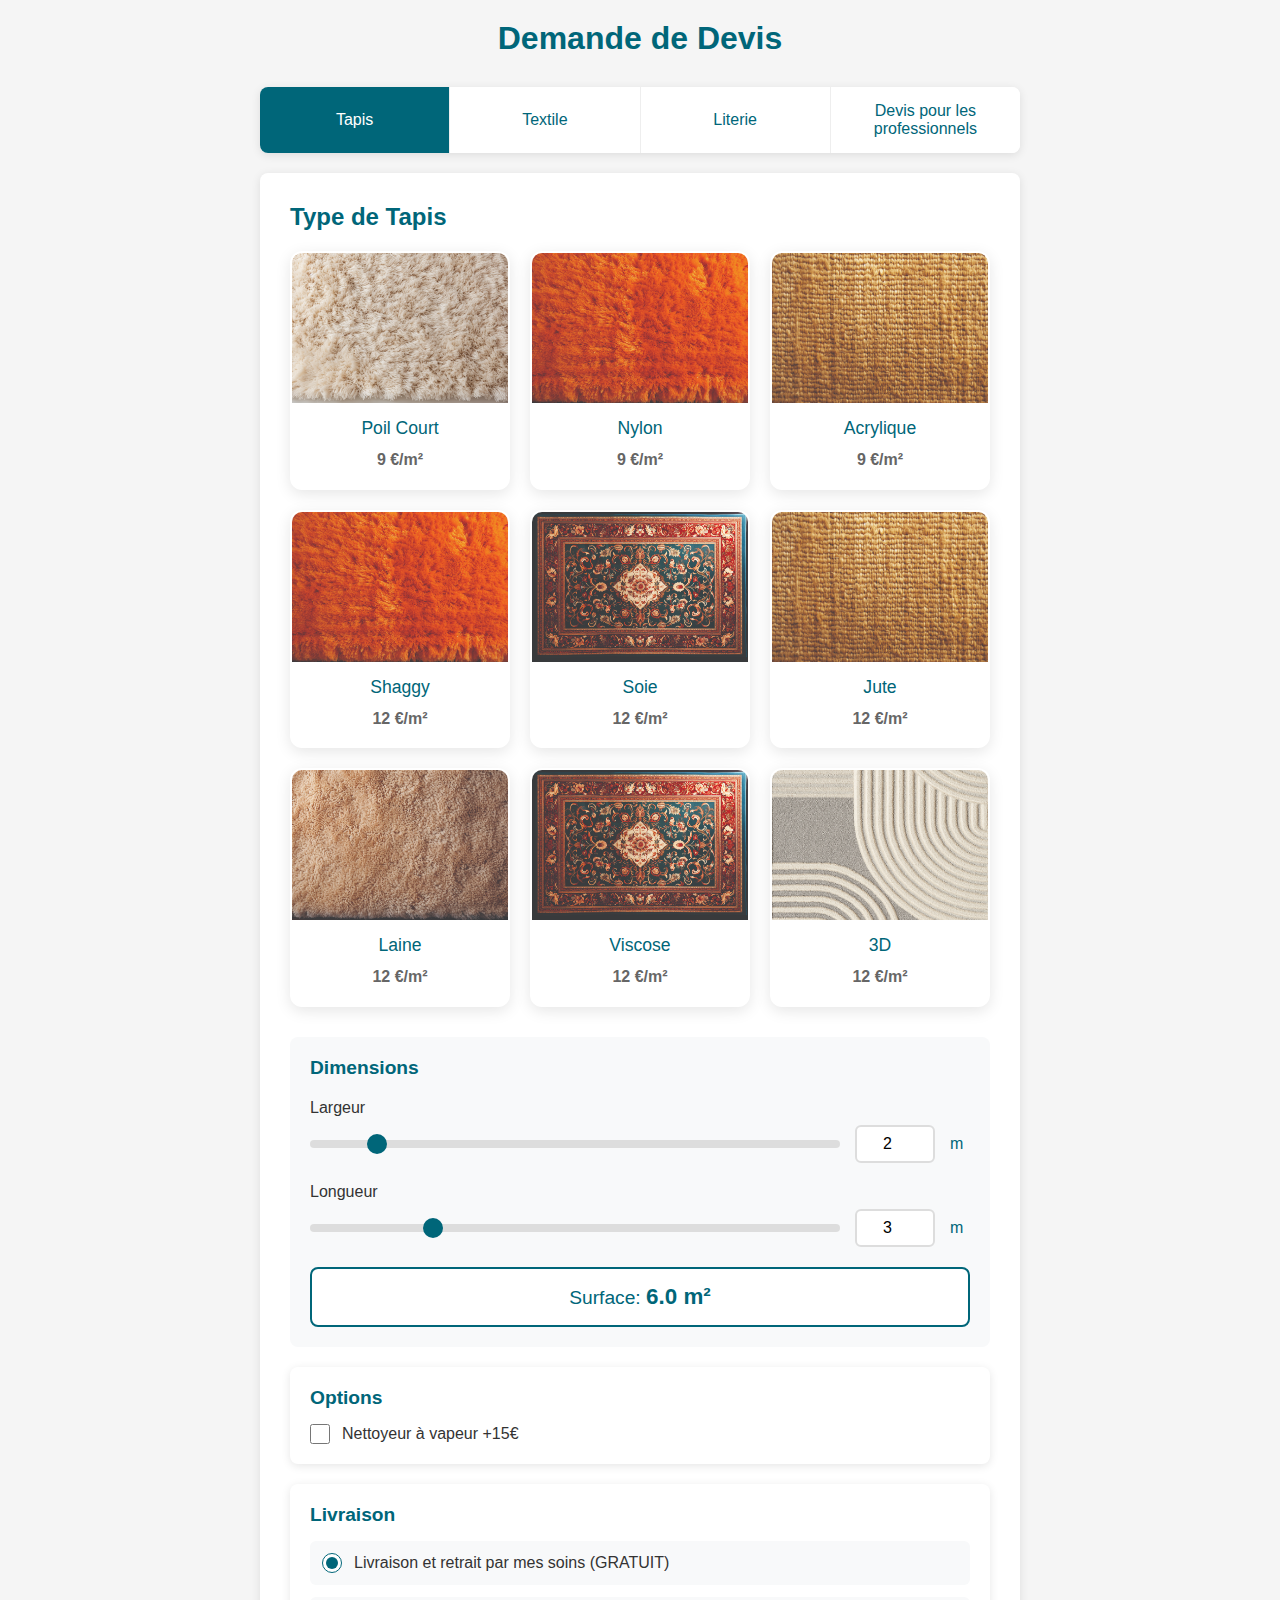
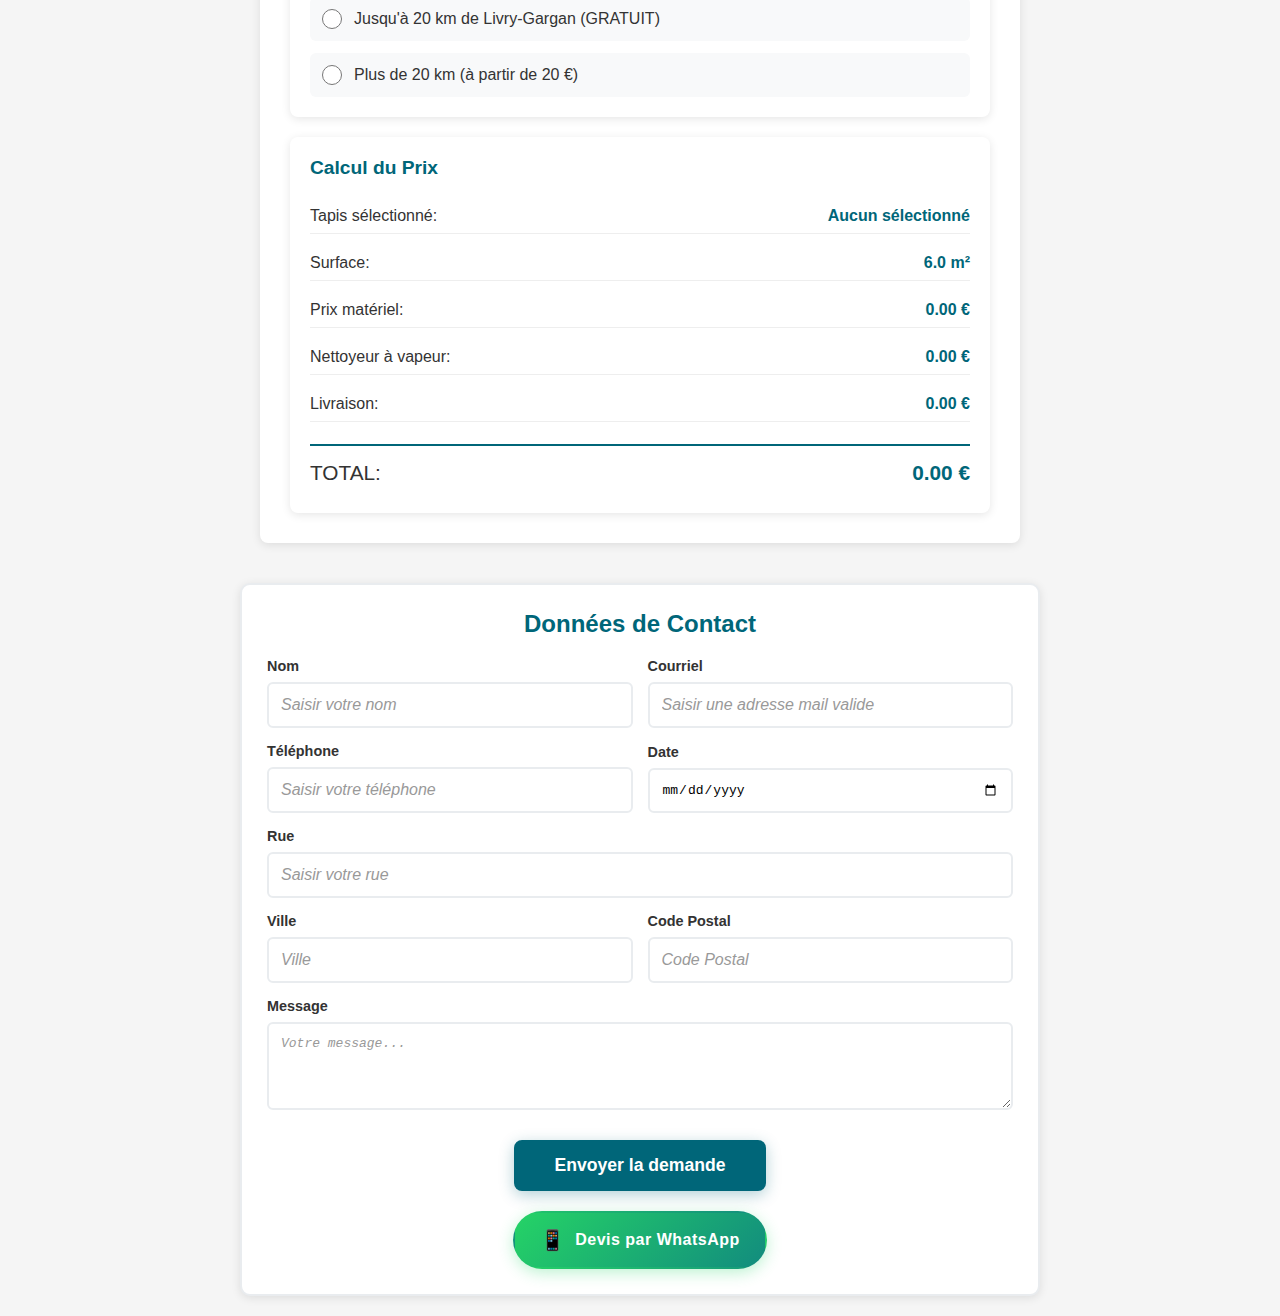
<file: index.html>
<!DOCTYPE html>
<html lang="fr">
<head>
    <meta charset="UTF-8">
    <meta name="viewport" content="width=device-width, initial-scale=1.0">
    <title>Demande de Devis - Tapis, Textile, Literie</title>
    <link rel="stylesheet" href="style.css">
</head>
<body>
    <div class="container">
        <h1>Demande de Devis</h1>
        
        <!-- Navigation Tabs -->
        <div class="tabs">
            <button class="tab-button active" data-tab="tapis">Tapis</button>
            <button class="tab-button" data-tab="textile">Textile</button>
            <button class="tab-button" data-tab="literie">Literie</button>
            <button class="tab-button" data-tab="professionnel">Devis pour les professionnels</button>
        </div>

        <!-- Tab Content -->
        <div class="tab-content active" id="tapis">
            <h2>Type de Tapis</h2>
            
            <div class="carpet-grid">
                <div class="carpet-card" data-name="Poil Court" data-price="9">
                    <div class="carpet-image" style="background-image: url('images/soft_beige_carpet.png');"></div>
                    <div class="carpet-info">
                        <h3>Poil Court</h3>
                        <p class="price">9 €/m²</p>
                    </div>
                </div>
                
                <div class="carpet-card" data-name="Nylon" data-price="9">
                    <div class="carpet-image" style="background-image: url('images/shaggy_carpet.jpg');"></div>
                    <div class="carpet-info">
                        <h3>Nylon</h3>
                        <p class="price">9 €/m²</p>
                    </div>
                </div>
                
                <div class="carpet-card" data-name="Acrylique" data-price="9">
                    <div class="carpet-image" style="background-image: url('images/jute_carpet.jpg');"></div>
                    <div class="carpet-info">
                        <h3>Acrylique</h3>
                        <p class="price">9 €/m²</p>
                    </div>
                </div>
                
                <div class="carpet-card" data-name="Shaggy" data-price="12">
                    <div class="carpet-image" style="background-image: url('images/shaggy_carpet.jpg');"></div>
                    <div class="carpet-info">
                        <h3>Shaggy</h3>
                        <p class="price">12 €/m²</p>
                    </div>
                </div>
                
                <div class="carpet-card" data-name="Soie" data-price="12">
                    <div class="carpet-image" style="background-image: url('images/silk_carpet.jpg');"></div>
                    <div class="carpet-info">
                        <h3>Soie</h3>
                        <p class="price">12 €/m²</p>
                    </div>
                </div>
                
                <div class="carpet-card" data-name="Jute" data-price="12">
                    <div class="carpet-image" style="background-image: url('images/jute_carpet.jpg');"></div>
                    <div class="carpet-info">
                        <h3>Jute</h3>
                        <p class="price">12 €/m²</p>
                    </div>
                </div>
                
                <div class="carpet-card" data-name="Laine" data-price="12">
                    <div class="carpet-image" style="background-image: url('images/wool-carpet.jpg');"></div>
                    <div class="carpet-info">
                        <h3>Laine</h3>
                        <p class="price">12 €/m²</p>
                    </div>
                </div>
                
                <div class="carpet-card" data-name="Viscose" data-price="12">
                    <div class="carpet-image" style="background-image: url('images/silk_carpet.jpg');"></div>
                    <div class="carpet-info">
                        <h3>Viscose</h3>
                        <p class="price">12 €/m²</p>
                    </div>
                </div>
                
                <div class="carpet-card" data-name="3D" data-price="12">
                    <div class="carpet-image" style="background-image: url('images/nettoyage-tapis-3d-paris.png');"></div>
                    <div class="carpet-info">
                        <h3>3D</h3>
                        <p class="price">12 €/m²</p>
                    </div>
                </div>
            </div>
            
            <!-- Dimensions Section -->
            <div class="dimensions-section">
                <h3>Dimensions</h3>
                
                <div class="dimension-group">
                    <label for="largeur">Largeur</label>
                    <div class="dimension-control">
                        <input type="range" id="largeur-range" min="1" max="10" step="0.1" value="2">
                        <input type="number" id="largeur-input" min="1" max="10" step="0.1" value="2">
                        <span class="unit">m</span>
                    </div>
                </div>
                
                <div class="dimension-group">
                    <label for="longueur">Longueur</label>
                    <div class="dimension-control">
                        <input type="range" id="longueur-range" min="1" max="10" step="0.1" value="3">
                        <input type="number" id="longueur-input" min="1" max="10" step="0.1" value="3">
                        <span class="unit">m</span>
                    </div>
                </div>
                
                <!-- Surface Display -->
                <div class="surface-display">
                    <span>Surface: <strong id="surface-value">6.0 m²</strong></span>
                </div>
            </div>
            
            <!-- Options Section -->
            <div class="options-section">
                <h3>Options</h3>
                <div class="option-group">
                    <label class="checkbox-label">
                        <input type="checkbox" id="steam-cleaner" data-price="15">
                        <span class="checkmark"></span>
                        Nettoyeur à vapeur +15€
                    </label>
                </div>
            </div>
            
            <!-- Delivery Section -->
            <div class="delivery-section">
                <h3>Livraison</h3>
                <div class="delivery-options">
                    <label class="radio-label">
                        <input type="radio" name="delivery" value="pickup" data-cost="0" checked>
                        <span class="radio-text">Livraison et retrait par mes soins (GRATUIT)</span>
                    </label>
                    
                    <label class="radio-label">
                        <input type="radio" name="delivery" value="local" data-cost="0">
                        <span class="radio-text">Jusqu'à 20 km de Livry-Gargan (GRATUIT)</span>
                    </label>
                    
                    <label class="radio-label">
                        <input type="radio" name="delivery" value="distant" data-cost="20">
                        <span class="radio-text">Plus de 20 km (à partir de 20 €)</span>
                    </label>
                </div>
            </div>
            
            <!-- Price Calculation Section -->
            <div class="price-section">
                <h3>Calcul du Prix</h3>
                <div class="price-breakdown">
                    <div class="price-line">
                        <span>Tapis sélectionné:</span>
                        <span id="selected-carpet">Aucun sélectionné</span>
                    </div>
                    <div class="price-line">
                        <span>Surface:</span>
                        <span id="calc-surface">6.0 m²</span>
                    </div>
                    <div class="price-line">
                        <span>Prix matériel:</span>
                        <span id="material-cost">0.00 €</span>
                    </div>
                    <div class="price-line">
                        <span>Nettoyeur à vapeur:</span>
                        <span id="steam-cost">0.00 €</span>
                    </div>
                    <div class="price-line">
                        <span>Livraison:</span>
                        <span id="delivery-cost">0.00 €</span>
                    </div>
                    <div class="price-line total">
                        <span>TOTAL:</span>
                        <span id="total-price">0.00 €</span>
                    </div>
                </div>
            </div>
        </div>

        <div class="tab-content" id="textile">
            <h2>Textile</h2>
            
            <div class="textile-grid">
                <div class="textile-card" data-name="Fauteuil" data-price="15">
                    <div class="textile-image">
                        <img src="images/fauteuil.png" alt="Fauteuil">
                    </div>
                    <div class="textile-info">
                        <h3>Fauteuil</h3>
                        <p class="textile-price">15 €</p>
                    </div>
                    <div class="quantity-control">
                        <label for="fauteuil-qty">Quantité:</label>
                        <div class="qty-controls">
                            <button type="button" class="qty-btn minus" data-target="fauteuil-qty">-</button>
                            <input type="number" id="fauteuil-qty" class="qty-input" min="0" value="0">
                            <button type="button" class="qty-btn plus" data-target="fauteuil-qty">+</button>
                        </div>
                    </div>
                    <div class="steam-option">
                        <label class="steam-label">
                            <input type="checkbox" id="fauteuil-steam" class="steam-checkbox">
                            <span class="steam-text">Nettoyeur à vapeur +15€</span>
                        </label>
                    </div>
                </div>

                <div class="textile-card" data-name="Canapé 2 places" data-price="65">
                    <div class="textile-image">
                        <img src="images/canape-2.png" alt="Canapé 2 places">
                    </div>
                    <div class="textile-info">
                        <h3>Canapé 2 places</h3>
                        <p class="textile-price">65 €</p>
                    </div>
                    <div class="quantity-control">
                        <label for="canape2-qty">Quantité:</label>
                        <div class="qty-controls">
                            <button type="button" class="qty-btn minus" data-target="canape2-qty">-</button>
                            <input type="number" id="canape2-qty" class="qty-input" min="0" value="0">
                            <button type="button" class="qty-btn plus" data-target="canape2-qty">+</button>
                        </div>
                    </div>
                    <div class="steam-option">
                        <label class="steam-label">
                            <input type="checkbox" id="canape2-steam" class="steam-checkbox">
                            <span class="steam-text">Nettoyeur à vapeur +15€</span>
                        </label>
                    </div>
                </div>

                <div class="textile-card" data-name="Canapé 3 ou 5 places" data-price="85">
                    <div class="textile-image">
                        <img src="images/canape-3.png" alt="Canapé 3 ou 5 places">
                    </div>
                    <div class="textile-info">
                        <h3>Canapé 3 ou 5 places</h3>
                        <p class="textile-price">85 €</p>
                    </div>
                    <div class="quantity-control">
                        <label for="canape35-qty">Quantité:</label>
                        <div class="qty-controls">
                            <button type="button" class="qty-btn minus" data-target="canape35-qty">-</button>
                            <input type="number" id="canape35-qty" class="qty-input" min="0" value="0">
                            <button type="button" class="qty-btn plus" data-target="canape35-qty">+</button>
                        </div>
                    </div>
                    <div class="steam-option">
                        <label class="steam-label">
                            <input type="checkbox" id="canape35-steam" class="steam-checkbox">
                            <span class="steam-text">Nettoyeur à vapeur +15€</span>
                        </label>
                    </div>
                </div>

                <div class="textile-card" data-name="Canapé d'angle 3 places" data-price="105">
                    <div class="textile-image">
                        <img src="images/canape-4.png" alt="Canapé d'angle 3 places">
                    </div>
                    <div class="textile-info">
                        <h3>Canapé d'angle 3 places</h3>
                        <p class="textile-price">105 €</p>
                    </div>
                    <div class="quantity-control">
                        <label for="canapeangle3-qty">Quantité:</label>
                        <div class="qty-controls">
                            <button type="button" class="qty-btn minus" data-target="canapeangle3-qty">-</button>
                            <input type="number" id="canapeangle3-qty" class="qty-input" min="0" value="0">
                            <button type="button" class="qty-btn plus" data-target="canapeangle3-qty">+</button>
                        </div>
                    </div>
                    <div class="steam-option">
                        <label class="steam-label">
                            <input type="checkbox" id="canapeangle3-steam" class="steam-checkbox">
                            <span class="steam-text">Nettoyeur à vapeur +15€</span>
                        </label>
                    </div>
                </div>

                <div class="textile-card" data-name="Canapé d'angle 4 & 5 places" data-price="125">
                    <div class="textile-image">
                        <img src="images/canape-5.png" alt="Canapé d'angle 4 & 5 places">
                    </div>
                    <div class="textile-info">
                        <h3>Canapé d'angle 4 & 5 places</h3>
                        <p class="textile-price">125 €</p>
                    </div>
                    <div class="quantity-control">
                        <label for="canapeangle45-qty">Quantité:</label>
                        <div class="qty-controls">
                            <button type="button" class="qty-btn minus" data-target="canapeangle45-qty">-</button>
                            <input type="number" id="canapeangle45-qty" class="qty-input" min="0" value="0">
                            <button type="button" class="qty-btn plus" data-target="canapeangle45-qty">+</button>
                        </div>
                    </div>
                    <div class="steam-option">
                        <label class="steam-label">
                            <input type="checkbox" id="canapeangle45-steam" class="steam-checkbox">
                            <span class="steam-text">Nettoyeur à vapeur +15€</span>
                        </label>
                    </div>
                </div>

                <div class="textile-card special" data-name="Canapé en U ou plus de 5 places" data-price="devis">
                    <div class="textile-image">
                        <img src="images/canape-U.png" alt="Canapé en U ou plus de 5 places">
                    </div>
                    <div class="textile-info">
                        <h3>Canapé en U ou plus de 5 places</h3>
                        <p class="textile-price">sur devis</p>
                    </div>
                    <div class="quantity-control">
                        <label for="canapeu-qty">Quantité:</label>
                        <div class="qty-controls">
                            <button type="button" class="qty-btn minus" data-target="canapeu-qty">-</button>
                            <input type="number" id="canapeu-qty" class="qty-input" min="0" value="0">
                            <button type="button" class="qty-btn plus" data-target="canapeu-qty">+</button>
                        </div>
                    </div>
                    <div class="steam-option">
                        <label class="steam-label">
                            <input type="checkbox" id="canapeu-steam" class="steam-checkbox">
                            <span class="steam-text">Nettoyeur à vapeur +15€</span>
                        </label>
                    </div>
                </div>
            </div>

            <!-- Delivery Options for Textile -->
            <div class="delivery-section">
                <h3>Options de livraison</h3>
                <div class="delivery-options">
                    <div class="delivery-option">
                        <input type="radio" id="textile-delivery-pickup" name="textile-delivery" value="pickup" data-cost="0" checked>
                        <label for="textile-delivery-pickup">
                            <span class="radio-text">Livraison et retrait par mes soins (GRATUIT)</span>
                        </label>
                    </div>
                    
                    <div class="delivery-option">
                        <input type="radio" id="textile-delivery-local" name="textile-delivery" value="local" data-cost="0">
                        <label for="textile-delivery-local">
                            <span class="radio-text">Jusqu'à 20 km de Livry-Gargan (GRATUIT)</span>
                        </label>
                    </div>
                    
                    <div class="delivery-option">
                        <input type="radio" id="textile-delivery-distant" name="textile-delivery" value="distant" data-cost="20">
                        <label for="textile-delivery-distant">
                            <span class="radio-text">Plus de 20 km (à partir de 20 €)</span>
                        </label>
                    </div>
                </div>
            </div>

            <!-- Price Calculation for Textile -->
            <div class="price-section">
                <h3>Calcul du prix - Textile</h3>
                <div class="price-breakdown">
                    <div class="price-line">
                        <span>Articles sélectionnés:</span>
                        <span id="textile-selected-items">Aucun sélectionné</span>
                    </div>
                    <div class="price-line">
                        <span>Coût des articles:</span>
                        <span id="textile-items-cost">0.00 €</span>
                    </div>
                    <div class="price-line">
                        <span>Nettoyeur à vapeur:</span>
                        <span id="textile-steam-cost">0.00 €</span>
                    </div>
                    <div class="price-line">
                        <span>Livraison:</span>
                        <span id="textile-delivery-cost">0.00 €</span>
                    </div>
                    <div class="price-line total">
                        <span>TOTAL:</span>
                        <span id="textile-total-price">0.00 €</span>
                    </div>
                </div>
            </div>
        </div>

        <div class="tab-content" id="literie">
            <h2>Literie</h2>
            
            <div class="textile-grid">
                <div class="textile-card" data-name="Matelas enfant" data-price="25">
                    <div class="textile-image">
                        <img src="images/nettoyage-matelas-enfant.png" alt="Matelas enfant">
                    </div>
                    <div class="textile-info">
                        <h3>Matelas enfant</h3>
                        <p class="textile-price">25 €</p>
                    </div>
                    <div class="quantity-control">
                        <label for="matelas-enfant-qty">Quantité:</label>
                        <div class="qty-controls">
                            <button type="button" class="qty-btn minus" data-target="matelas-enfant-qty">-</button>
                            <input type="number" id="matelas-enfant-qty" class="qty-input" min="0" value="0">
                            <button type="button" class="qty-btn plus" data-target="matelas-enfant-qty">+</button>
                        </div>
                    </div>
                    <div class="verso-option">
                        <label class="verso-label">
                            <input type="checkbox" id="matelas-enfant-verso" class="verso-checkbox literie-verso">
                            <span class="verso-text">Verso +15€</span>
                        </label>
                    </div>
                    <div class="steam-option">
                        <label class="steam-label">
                            <input type="checkbox" id="matelas-enfant-steam" class="steam-checkbox literie-steam">
                            <span class="steam-text">Nettoyage vapeur +15€</span>
                        </label>
                    </div>
                </div>

                <div class="textile-card" data-name="Matelas 1 place" data-price="45">
                    <div class="textile-image">
                        <img src="images/nettoyage-matelas-1-personne.png" alt="Matelas 1 place">
                    </div>
                    <div class="textile-info">
                        <h3>Matelas 1 place</h3>
                        <p class="textile-price">45 €</p>
                    </div>
                    <div class="quantity-control">
                        <label for="matelas-1place-qty">Quantité:</label>
                        <div class="qty-controls">
                            <button type="button" class="qty-btn minus" data-target="matelas-1place-qty">-</button>
                            <input type="number" id="matelas-1place-qty" class="qty-input" min="0" value="0">
                            <button type="button" class="qty-btn plus" data-target="matelas-1place-qty">+</button>
                        </div>
                    </div>
                    <div class="verso-option">
                        <label class="verso-label">
                            <input type="checkbox" id="matelas-1place-verso" class="verso-checkbox literie-verso">
                            <span class="verso-text">Verso +15€</span>
                        </label>
                    </div>
                    <div class="steam-option">
                        <label class="steam-label">
                            <input type="checkbox" id="matelas-1place-steam" class="steam-checkbox literie-steam">
                            <span class="steam-text">Nettoyage vapeur +15€</span>
                        </label>
                    </div>
                </div>

                <div class="textile-card" data-name="Matelas 2 places" data-price="65">
                    <div class="textile-image">
                        <img src="images/nettoyage-matelas-2-personne.png" alt="Matelas 2 places">
                    </div>
                    <div class="textile-info">
                        <h3>Matelas 2 places</h3>
                        <p class="textile-price">65 €</p>
                    </div>
                    <div class="quantity-control">
                        <label for="matelas-2places-qty">Quantité:</label>
                        <div class="qty-controls">
                            <button type="button" class="qty-btn minus" data-target="matelas-2places-qty">-</button>
                            <input type="number" id="matelas-2places-qty" class="qty-input" min="0" value="0">
                            <button type="button" class="qty-btn plus" data-target="matelas-2places-qty">+</button>
                        </div>
                    </div>
                    <div class="verso-option">
                        <label class="verso-label">
                            <input type="checkbox" id="matelas-2places-verso" class="verso-checkbox literie-verso">
                            <span class="verso-text">Verso +15€</span>
                        </label>
                    </div>
                    <div class="steam-option">
                        <label class="steam-label">
                            <input type="checkbox" id="matelas-2places-steam" class="steam-checkbox literie-steam">
                            <span class="steam-text">Nettoyage vapeur +15€</span>
                        </label>
                    </div>
                </div>
            </div>

            <!-- Delivery Options for Literie -->
            <div class="delivery-section">
                <h3>Options de livraison</h3>
                <div class="delivery-options">
                    <div class="delivery-option">
                        <input type="radio" id="literie-delivery-pickup" name="literie-delivery" value="pickup" data-cost="0" checked>
                        <label for="literie-delivery-pickup">
                            <span class="radio-text">Livraison et retrait par mes soins (GRATUIT)</span>
                        </label>
                    </div>
                    
                    <div class="delivery-option">
                        <input type="radio" id="literie-delivery-local" name="literie-delivery" value="local" data-cost="0">
                        <label for="literie-delivery-local">
                            <span class="radio-text">Jusqu'à 20 km de Livry-Gargan (GRATUIT)</span>
                        </label>
                    </div>
                    
                    <div class="delivery-option">
                        <input type="radio" id="literie-delivery-distant" name="literie-delivery" value="distant" data-cost="20">
                        <label for="literie-delivery-distant">
                            <span class="radio-text">Plus de 20 km (à partir de 20 €)</span>
                        </label>
                    </div>
                </div>
            </div>

            <!-- Price Calculation for Literie -->
            <div class="price-section">
                <h3>Calcul du prix - Literie</h3>
                <div class="price-breakdown">
                    <div class="price-line">
                        <span>Articles sélectionnés:</span>
                        <span id="literie-selected-items">Aucun sélectionné</span>
                    </div>
                    <div class="price-line">
                        <span>Coût des articles:</span>
                        <span id="literie-items-cost">0.00 €</span>
                    </div>
                    <div class="price-line">
                        <span>Verso du matelas:</span>
                        <span id="literie-verso-cost">0.00 €</span>
                    </div>
                    <div class="price-line">
                        <span>Nettoyage vapeur:</span>
                        <span id="literie-steam-cost">0.00 €</span>
                    </div>
                    <div class="price-line">
                        <span>Livraison:</span>
                        <span id="literie-delivery-cost">0.00 €</span>
                    </div>
                    <div class="price-line total">
                        <span>TOTAL:</span>
                        <span id="literie-total-price">0.00 €</span>
                    </div>
                </div>
            </div>
        </div>

        <div class="tab-content" id="professionnel">
            <h2>Devis pour les professionnels</h2>
            
            <div class="professional-info">
                <div class="contact-card">
                    <h3>Contactez-nous pour un devis personnalisé</h3>
                    <p>Nous proposons des tarifs préférentiels pour les professionnels et les commandes en volume.</p>
                    
                    <div class="contact-details">
                        <div class="contact-item">
                            <strong>📞 Téléphone:</strong>
                            <span>+33 6 05 53 50 10</span>
                        </div>
                        
                        <div class="contact-item">
                            <strong>📧 Email:</strong>
                            <span>info@procleantapis.fr</span>
                        </div>
                        
                        <div class="contact-item">
                            <strong>📍 Adresse:</strong>
                            <span>135 avenue Liegeard<br>93190 LIVRY GARGAN</span>
                        </div>
                        
                        <div class="contact-item">
                            <strong>🕒 Horaires:</strong>
                            <span>Lundi - Vendredi: 8h00 - 18h00</span>
                        </div>
                    </div>
                    
                    <div class="professional-advantages">
                        <h4>Avantages professionnels:</h4>
                        <ul>
                            <li>Tarifs dégressifs selon le volume</li>
                            <li>Facturation adaptée aux entreprises</li>
                            <li>Planning flexible pour les chantiers</li>
                            <li>Devis détaillé sous 24h</li>
                        </ul>
                    </div>
                </div>
            </div>
        </div>
    </div>

    <!-- Section Données de Contact -->
    <div class="contact-data-section">
        <h2>Données de Contact</h2>
        
        <div class="contact-form-grid">
            <div class="contact-row">
                <div class="form-group">
                    <label for="nom">Nom</label>
                    <input type="text" id="nom" name="nom" placeholder="Saisir votre nom" required>
                </div>
                <div class="form-group">
                    <label for="courriel">Courriel</label>
                    <input type="email" id="courriel" name="courriel" placeholder="Saisir une adresse mail valide" required>
                </div>
            </div>

            <div class="contact-row">
                <div class="form-group">
                    <label for="telephone">Téléphone</label>
                    <input type="tel" id="telephone" name="telephone" placeholder="Saisir votre téléphone">
                </div>
                <div class="form-group">
                    <label for="date">Date</label>
                    <input type="date" id="date" name="date" placeholder="JJ/MM/AAAA">
                </div>
            </div>

            <div class="contact-row">
                <div class="form-group">
                    <label for="rue">Rue</label>
                    <input type="text" id="rue" name="rue" placeholder="Saisir votre rue">
                </div>
            </div>

            <div class="contact-row">
                <div class="form-group">
                    <label for="ville">Ville</label>
                    <input type="text" id="ville" name="ville" placeholder="Ville">
                </div>
                <div class="form-group">
                    <label for="code-postal">Code Postal</label>
                    <input type="text" id="code-postal" name="code-postal" placeholder="Code Postal">
                </div>
            </div>

            <div class="contact-row">
                <div class="form-group full-width">
                    <label for="message">Message</label>
                    <textarea id="message" name="message" rows="4" placeholder="Votre message..."></textarea>
                </div>
            </div>
        </div>

        <div class="submit-section">
            <button type="submit" class="submit-btn">Envoyer la demande</button>
            
            <div class="whatsapp-section">
                <a href="https://wa.me/33605535010" class="whatsapp-btn" target="_blank">
                    <span class="whatsapp-icon">📱</span>
                    <span class="whatsapp-text">Devis par WhatsApp</span>
                </a>
            </div>
        </div>
    </div>

    <script src="script.js"></script>
</body>
</html>
</file>
<file: style.css>
/* CSS simplu pentru container cu 3 taburi */
* {
    margin: 0;
    padding: 0;
    box-sizing: border-box;
}

body {
    font-family: Arial, sans-serif;
    background-color: #f5f5f5;
    color: #333;
}

.container {
    max-width: 800px;
    margin: 0 auto;
    padding: 20px;
}

h1 {
    text-align: center;
    color: #006679;
    margin-bottom: 30px;
}

/* Taburi orizontale */
.tabs {
    display: flex;
    background: white;
    border-radius: 8px;
    box-shadow: 0 2px 10px rgba(0, 0, 0, 0.1);
    margin-bottom: 20px;
}

.tab-button {
    flex: 1;
    padding: 15px 20px;
    background: white;
    border: none;
    color: #006679;
    font-size: 16px;
    cursor: pointer;
    transition: all 0.3s ease;
    border-right: 1px solid #eee;
}

.tab-button:last-child {
    border-right: none;
}

.tab-button:first-child {
    border-radius: 8px 0 0 8px;
}

.tab-button:last-child {
    border-radius: 0 8px 8px 0;
}

.tab-button.active {
    background: #006679;
    color: white;
}

.tab-button:hover {
    background: #004d5a;
    color: white;
}

/* Conținutul taburilor */
.tab-content {
    display: none;
    background: white;
    border-radius: 8px;
    padding: 30px;
    box-shadow: 0 2px 10px rgba(0, 0, 0, 0.1);
}

.tab-content.active {
    display: block;
}

.tab-content h2 {
    color: #006679;
    margin-bottom: 20px;
}

.tab-content p {
    line-height: 1.6;
    color: #666;
}

/* Grid pentru covoare */
.carpet-grid {
    display: grid;
    grid-template-columns: repeat(auto-fit, minmax(200px, 1fr));
    gap: 20px;
    margin-top: 20px;
}

/* Carduri pentru covoare */
.carpet-card {
    background: white;
    border-radius: 12px;
    overflow: hidden;
    box-shadow: 0 4px 15px rgba(0, 0, 0, 0.1);
    transition: all 0.3s ease;
    cursor: pointer;
    border: 2px solid transparent;
}

.carpet-card:hover {
    transform: translateY(-5px);
    box-shadow: 0 8px 25px rgba(0, 102, 121, 0.2);
}

.carpet-card.selected {
    border-color: #006679;
    transform: translateY(-3px);
}

.carpet-image {
    height: 150px;
    background-size: cover;
    background-position: center;
    background-repeat: no-repeat;
}

.carpet-info {
    padding: 15px;
    text-align: center;
}

.carpet-info h3 {
    color: #006679;
    font-size: 1.1rem;
    margin-bottom: 8px;
    font-weight: 500;
}

.carpet-info .price {
    color: #666;
    font-weight: 600;
    font-size: 1rem;
}

/* Responsive pentru covoare */
@media (max-width: 768px) {
    .carpet-grid {
        grid-template-columns: repeat(2, 1fr);
        gap: 15px;
    }
    
    .carpet-image {
        height: 120px;
    }
}

/* Secțiunea dimensiuni */
.dimensions-section {
    margin-top: 30px;
    padding: 20px;
    background: #f8f9fa;
    border-radius: 8px;
}

.dimensions-section h3 {
    color: #006679;
    margin-bottom: 20px;
    font-size: 1.2rem;
}

.dimension-group {
    margin-bottom: 20px;
}

.dimension-group label {
    display: block;
    margin-bottom: 8px;
    font-weight: 500;
    color: #333;
}

.dimension-control {
    display: flex;
    align-items: center;
    gap: 15px;
}

.dimension-control input[type="range"] {
    flex: 1;
    height: 8px;
    border-radius: 4px;
    background: #ddd;
    outline: none;
    -webkit-appearance: none;
    appearance: none;
}

.dimension-control input[type="range"]::-webkit-slider-thumb {
    -webkit-appearance: none;
    appearance: none;
    width: 20px;
    height: 20px;
    border-radius: 50%;
    background: #006679;
    cursor: pointer;
}

.dimension-control input[type="range"]::-moz-range-thumb {
    width: 20px;
    height: 20px;
    border-radius: 50%;
    background: #006679;
    cursor: pointer;
    border: none;
}

.dimension-control input[type="number"] {
    width: 80px;
    padding: 8px 12px;
    border: 2px solid #ddd;
    border-radius: 6px;
    text-align: center;
    font-size: 1rem;
}

.dimension-control input[type="number"]:focus {
    outline: none;
    border-color: #006679;
}

.dimension-control .unit {
    font-weight: 500;
    color: #006679;
    min-width: 20px;
}

/* Surface Display */
.surface-display {
    margin-top: 20px;
    padding: 15px;
    background: white;
    border-radius: 8px;
    text-align: center;
    font-size: 1.2rem;
    color: #006679;
    border: 2px solid #006679;
}

.surface-display strong {
    font-size: 1.4rem;
}

/* Options Section */
.options-section {
    margin-top: 20px;
    padding: 20px;
    background: white;
    border-radius: 8px;
    box-shadow: 0 2px 10px rgba(0, 0, 0, 0.1);
}

.options-section h3 {
    color: #006679;
    margin-bottom: 15px;
    font-size: 1.2rem;
}

.option-group {
    display: flex;
    flex-direction: column;
    gap: 10px;
}

.checkbox-label {
    display: flex;
    align-items: center;
    cursor: pointer;
    font-size: 1rem;
    color: #333;
}

.checkbox-label input[type="checkbox"] {
    margin-right: 12px;
    width: 20px;
    height: 20px;
    accent-color: #006679;
    cursor: pointer;
}

.checkbox-label:hover {
    color: #006679;
}

/* Delivery Section */
.delivery-section {
    margin-top: 20px;
    padding: 20px;
    background: white;
    border-radius: 8px;
    box-shadow: 0 2px 10px rgba(0, 0, 0, 0.1);
}

.delivery-section h3 {
    color: #006679;
    margin-bottom: 15px;
    font-size: 1.2rem;
}

.delivery-options {
    display: flex;
    flex-direction: column;
    gap: 12px;
}

.radio-label {
    display: flex;
    align-items: center;
    cursor: pointer;
    font-size: 1rem;
    color: #333;
    padding: 12px;
    background: #f8f9fa;
    border-radius: 6px;
    transition: all 0.3s ease;
}

.radio-label:hover {
    background: #e9ecef;
    color: #006679;
}

.radio-label input[type="radio"] {
    margin-right: 12px;
    width: 20px;
    height: 20px;
    accent-color: #006679;
    cursor: pointer;
}

.radio-text {
    flex: 1;
}

/* Price Calculation Section */
.price-section {
    margin-top: 20px;
    padding: 20px;
    background: white;
    border-radius: 8px;
    box-shadow: 0 2px 10px rgba(0, 0, 0, 0.1);
}

.price-section h3 {
    color: #006679;
    margin-bottom: 20px;
    font-size: 1.2rem;
}

.price-breakdown {
    display: flex;
    flex-direction: column;
    gap: 12px;
}

.price-line {
    display: flex;
    justify-content: space-between;
    align-items: center;
    padding: 8px 0;
    border-bottom: 1px solid #eee;
}

.price-line:last-child {
    border-bottom: none;
}

.price-line.total {
    font-size: 1.3rem;
    font-weight: bold;
    color: #006679;
    border-top: 2px solid #006679;
    margin-top: 10px;
    padding-top: 15px;
}

.price-line span:first-child {
    color: #333;
    font-weight: 500;
}

.price-line span:last-child {
    color: #006679;
    font-weight: 600;
}

/* Responsive pentru dimensiuni */
@media (max-width: 768px) {
    .dimension-control {
        flex-direction: column;
        align-items: stretch;
        gap: 10px;
    }
    
    .dimension-control input[type="number"] {
        width: 100%;
    }
}

/* Styles for professional tab */
.professional-info {
    max-width: 700px;
    margin: 0 auto;
}

.contact-card {
    background: white;
    padding: 30px;
    border-radius: 15px;
    box-shadow: 0 4px 20px rgba(0,0,0,0.1);
    border: 2px solid #006679;
}

.contact-card h3 {
    color: #006679;
    font-size: 1.4em;
    margin-bottom: 15px;
    text-align: center;
}

.contact-card p {
    text-align: center;
    color: #666;
    margin-bottom: 25px;
    font-size: 1.1em;
}

.contact-details {
    margin-bottom: 30px;
}

.contact-item {
    display: flex;
    align-items: center;
    gap: 15px;
    padding: 12px 0;
    border-bottom: 1px solid #eee;
}

.contact-item:last-child {
    border-bottom: none;
}

.contact-item strong {
    min-width: 120px;
    color: #006679;
    font-size: 0.95em;
}

.contact-item span {
    color: #333;
    font-weight: 500;
}

.professional-advantages {
    background: #f8f9fa;
    padding: 20px;
    border-radius: 10px;
    border-left: 4px solid #006679;
}

.professional-advantages h4 {
    color: #006679;
    margin-bottom: 15px;
    font-size: 1.1em;
}

.professional-advantages ul {
    list-style: none;
    padding: 0;
}

.professional-advantages li {
    padding: 8px 0;
    position: relative;
    padding-left: 25px;
    color: #333;
}

.professional-advantages li:before {
    content: "✓";
    position: absolute;
    left: 0;
    color: #006679;
    font-weight: bold;
}

/* Styles for contact data section */
.contact-data-section {
    margin-top: 30px;
    padding: 25px;
    background: white;
    border-radius: 10px;
    box-shadow: 0 2px 10px rgba(0,0,0,0.1);
    border: 1px solid #e9ecef;
}

.personal-data-section h2 {
    color: #006679;
    margin-bottom: 25px;
    font-size: 1.4em;
    text-align: center;
    border-bottom: 2px solid #006679;
    padding-bottom: 10px;
}

.form-grid {
    display: grid;
    grid-template-columns: repeat(auto-fit, minmax(280px, 1fr));
    gap: 20px;
    margin-bottom: 25px;
}

.form-group {
    display: flex;
    flex-direction: column;
}

.form-group.full-width {
    grid-column: 1 / -1;
}

.form-group label {
    font-weight: 600;
    color: #333;
    margin-bottom: 8px;
    font-size: 0.9em;
}

.form-group input,
.form-group textarea {
    padding: 12px;
    border: 2px solid #e9ecef;
    border-radius: 6px;
    font-size: 1em;
    transition: border-color 0.3s ease;
}

.form-group input:focus,
.form-group textarea:focus {
    outline: none;
    border-color: #006679;
    box-shadow: 0 0 0 3px rgba(0, 102, 121, 0.1);
}

.form-group input::placeholder,
.form-group textarea::placeholder {
    color: #999;
    font-style: italic;
}

.submit-section {
    text-align: center;
    margin-top: 30px;
}

.submit-btn {
    background: #006679;
    color: white;
    padding: 15px 40px;
    border: none;
    border-radius: 8px;
    font-size: 1.1em;
    font-weight: 600;
    cursor: pointer;
    transition: all 0.3s ease;
    box-shadow: 0 4px 15px rgba(0, 102, 121, 0.3);
}

.submit-btn:hover {
    background: #004d5a;
    transform: translateY(-2px);
    box-shadow: 0 6px 20px rgba(0, 102, 121, 0.4);
}

/* WhatsApp Button Styles */
.whatsapp-section {
    margin-top: 20px;
    text-align: center;
}

.whatsapp-btn {
    display: inline-flex;
    align-items: center;
    gap: 10px;
    background: linear-gradient(135deg, #25D366 0%, #128C7E 100%);
    color: white;
    padding: 15px 25px;
    border-radius: 50px;
    text-decoration: none;
    font-size: 16px;
    font-weight: 600;
    transition: all 0.3s ease;
    box-shadow: 0 4px 15px rgba(37, 211, 102, 0.3);
    border: 2px solid transparent;
}

.whatsapp-btn:hover {
    transform: translateY(-3px);
    box-shadow: 0 8px 25px rgba(37, 211, 102, 0.4);
    border-color: #25D366;
    text-decoration: none;
    color: white;
}

.whatsapp-icon {
    font-size: 20px;
    animation: pulse 2s infinite;
}

.whatsapp-text {
    font-weight: 600;
    letter-spacing: 0.5px;
}

@keyframes pulse {
    0%, 100% { transform: scale(1); }
    50% { transform: scale(1.1); }
}

/* Responsive pentru form grid */
@media (max-width: 768px) {
    .form-grid {
        grid-template-columns: 1fr;
        gap: 15px;
    }
    
    .personal-data-section {
        padding: 20px;
        margin-top: 20px;
    }
}

/* Professional Tab Styles */
.contact-cards {
    display: grid;
    grid-template-columns: repeat(auto-fit, minmax(280px, 1fr));
    gap: 20px;
    margin: 20px 0;
}

.contact-card {
    background: white;
    padding: 20px;
    border-radius: 10px;
    box-shadow: 0 2px 10px rgba(0,0,0,0.1);
    border: 2px solid #e9ecef;
    transition: all 0.3s ease;
}

.contact-card:hover {
    border-color: #006679;
    transform: translateY(-2px);
}

.contact-card h3 {
    color: #006679;
    margin-bottom: 15px;
    font-size: 18px;
}

.contact-info {
    display: flex;
    flex-direction: column;
    gap: 10px;
}

.contact-item {
    display: flex;
    align-items: center;
    gap: 10px;
    font-size: 14px;
}

.professional-advantages {
    background: linear-gradient(135deg, #006679 0%, #008299 100%);
    color: white;
    padding: 30px;
    border-radius: 15px;
    margin: 25px 0;
    box-shadow: 0 10px 30px rgba(0, 102, 121, 0.4);
    border: 3px solid #004d5a;
    position: relative;
    overflow: hidden;
}

.professional-advantages::before {
    content: '';
    position: absolute;
    top: 0;
    left: 0;
    right: 0;
    height: 5px;
    background: linear-gradient(90deg, #00ff88, #006679, #00ff88);
    animation: shimmer 2s ease-in-out infinite;
}

.professional-advantages::after {
    content: '';
    position: absolute;
    top: 10px;
    right: 10px;
    width: 50px;
    height: 50px;
    background: rgba(255,255,255,0.1);
    border-radius: 50%;
    animation: pulse 3s ease-in-out infinite;
}

@keyframes shimmer {
    0%, 100% { opacity: 0.7; }
    50% { opacity: 1; }
}

@keyframes pulse {
    0%, 100% { transform: scale(1); opacity: 0.3; }
    50% { transform: scale(1.2); opacity: 0.1; }
}

.professional-advantages h3 {
    margin-bottom: 20px;
    font-size: 24px;
    font-weight: bold;
    text-shadow: 2px 2px 4px rgba(0,0,0,0.5);
    text-transform: uppercase;
    letter-spacing: 1px;
    color: #ffffff;
    border-bottom: 2px solid rgba(255,255,255,0.3);
    padding-bottom: 10px;
}

.professional-advantages h4 {
    margin-bottom: 20px;
    font-size: 20px;
    font-weight: bold;
    text-shadow: 2px 2px 4px rgba(0,0,0,0.5);
    text-transform: uppercase;
    letter-spacing: 1px;
    color: #ffffff;
    border-bottom: 2px solid rgba(255,255,255,0.3);
    padding-bottom: 10px;
}

.advantages-list {
    list-style: none;
    padding: 0;
    margin: 0;
}

.advantages-list li {
    padding: 15px 0;
    border-bottom: 1px solid rgba(255,255,255,0.4);
    font-size: 16px;
    font-weight: 600;
    transition: all 0.3s ease;
    position: relative;
}

.advantages-list li:hover {
    padding-left: 15px;
    background: rgba(255,255,255,0.15);
    border-radius: 8px;
    transform: translateX(5px);
}

.advantages-list li:last-child {
    border-bottom: none;
}

.advantages-list li:before {
    content: "✓";
    color: #00ff88;
    font-weight: bold;
    font-size: 20px;
    margin-right: 15px;
    text-shadow: 2px 2px 4px rgba(0,0,0,0.7);
    display: inline-block;
    background: rgba(0,255,136,0.2);
    border-radius: 50%;
    width: 30px;
    height: 30px;
    text-align: center;
    line-height: 30px;
}

.contact-data-section {
    background: white;
    padding: 25px;
    border-radius: 10px;
    margin: 20px auto;
    border: 2px solid #e9ecef;
    max-width: 800px;
    box-shadow: 0 2px 10px rgba(0,0,0,0.1);
}

.contact-data-section h2 {
    color: #006679;
    margin-bottom: 20px;
    text-align: center;
    font-size: 24px;
}

.contact-form-grid {
    display: flex;
    flex-direction: column;
    gap: 15px;
}

.contact-row {
    display: grid;
    grid-template-columns: 1fr 1fr;
    gap: 15px;
    align-items: end;
}

.contact-row .form-group.full-width {
    grid-column: 1 / -1;
}

.contact-row:nth-child(3) {
    grid-template-columns: 1fr;
}

@media (max-width: 768px) {
    .contact-row {
        grid-template-columns: 1fr;
        gap: 10px;
    }
}

/* Styles for textile section */
.textile-grid {
    display: grid;
    grid-template-columns: repeat(auto-fit, minmax(300px, 1fr));
    gap: 20px;
    margin-top: 20px;
}

.textile-card {
    background: white;
    border: 2px solid #e9ecef;
    border-radius: 10px;
    padding: 20px;
    transition: all 0.3s ease;
    box-shadow: 0 2px 8px rgba(0,0,0,0.1);
}

.textile-card:hover {
    border-color: #006679;
    box-shadow: 0 4px 15px rgba(0, 102, 121, 0.2);
    transform: translateY(-2px);
}

.textile-card.special {
    border-color: #ffc107;
    background: linear-gradient(135deg, #fff8e1 0%, #ffffff 100%);
}

.textile-card.special:hover {
    border-color: #ff9800;
    box-shadow: 0 4px 15px rgba(255, 152, 0, 0.3);
}

.textile-image {
    width: 100%;
    height: 150px;
    overflow: hidden;
    border-radius: 8px;
    margin-bottom: 15px;
    background: #f8f9fa;
    display: flex;
    align-items: center;
    justify-content: center;
}

.textile-image img {
    width: 100%;
    height: 100%;
    object-fit: cover;
    transition: transform 0.3s ease;
}

.textile-card:hover .textile-image img {
    transform: scale(1.05);
}

.textile-info {
    text-align: center;
    margin-bottom: 20px;
}

.textile-info h3 {
    color: #006679;
    font-size: 1.1em;
    margin-bottom: 10px;
    font-weight: 600;
}

.textile-price {
    font-size: 1.3em;
    font-weight: bold;
    color: #333;
    margin: 0;
}

.textile-card.special .textile-price {
    color: #ff9800;
    font-style: italic;
}

.textile-note {
    font-size: 0.8em;
    color: #666;
    font-style: italic;
    margin: 5px 0 0 0;
}

.quantity-control {
    border-top: 1px solid #e9ecef;
    padding-top: 15px;
}

.quantity-control label {
    display: block;
    font-weight: 600;
    color: #333;
    margin-bottom: 10px;
    font-size: 0.9em;
}

.qty-controls {
    display: flex;
    align-items: center;
    justify-content: center;
    gap: 10px;
}

.qty-btn {
    width: 35px;
    height: 35px;
    border: 2px solid #006679;
    background: white;
    color: #006679;
    border-radius: 50%;
    font-size: 1.2em;
    font-weight: bold;
    cursor: pointer;
    transition: all 0.3s ease;
    display: flex;
    align-items: center;
    justify-content: center;
}

.qty-btn:hover {
    background: #006679;
    color: white;
    transform: scale(1.1);
}

.qty-btn:active {
    transform: scale(0.95);
}

.qty-input {
    width: 60px;
    padding: 8px;
    text-align: center;
    border: 2px solid #e9ecef;
    border-radius: 6px;
    font-size: 1em;
    font-weight: 600;
}

.qty-input:focus {
    outline: none;
    border-color: #006679;
    box-shadow: 0 0 0 3px rgba(0, 102, 121, 0.1);
}

/* Steam option styles */
.steam-option {
    border-top: 1px solid #e9ecef;
    padding-top: 15px;
    margin-top: 15px;
}

.steam-label {
    display: flex;
    align-items: center;
    justify-content: center;
    gap: 8px;
    cursor: pointer;
    font-size: 0.9em;
    color: #333;
    transition: color 0.3s ease;
}

.steam-label:hover {
    color: #006679;
}

.steam-checkbox {
    width: 18px;
    height: 18px;
    accent-color: #006679;
    cursor: pointer;
}

.steam-text {
    font-weight: 500;
    user-select: none;
}

/* Verso option styles */
.verso-option {
    border-top: 1px solid #e9ecef;
    padding-top: 15px;
    margin-top: 15px;
}

.verso-label {
    display: flex;
    align-items: center;
    justify-content: center;
    gap: 8px;
    cursor: pointer;
    font-size: 0.9em;
    color: #333;
    transition: color 0.3s ease;
}

.verso-label:hover {
    color: #006679;
}

.verso-checkbox {
    width: 18px;
    height: 18px;
    accent-color: #006679;
    cursor: pointer;
}

.verso-text {
    font-weight: 500;
    user-select: none;
}

/* Responsive pentru textile grid */
@media (max-width: 768px) {
    .textile-grid {
        grid-template-columns: 1fr;
        gap: 15px;
    }
    
    .qty-controls {
        gap: 8px;
    }
    
    .qty-btn {
        width: 30px;
        height: 30px;
        font-size: 1em;
    }
    
    .qty-input {
        width: 50px;
    }
}

/* Styles for literie options section */
.literie-options-section {
    margin-top: 30px;
    padding: 20px;
    background: #f8f9fa;
    border-radius: 8px;
    border: 1px solid #e9ecef;
}

.literie-options-section h3 {
    color: #006679;
    margin-bottom: 20px;
    font-size: 1.2em;
    text-align: center;
}

.options-grid {
    display: grid;
    grid-template-columns: repeat(auto-fit, minmax(250px, 1fr));
    gap: 15px;
    margin-bottom: 15px;
}

.option-card {
    background: white;
    padding: 15px;
    border-radius: 8px;
    border: 2px solid #e9ecef;
    transition: all 0.3s ease;
}

.option-card:hover {
    border-color: #006679;
    box-shadow: 0 2px 8px rgba(0, 102, 121, 0.1);
}

.option-label {
    display: flex;
    align-items: center;
    gap: 10px;
    cursor: pointer;
    font-weight: 500;
    color: #333;
}

.option-checkbox {
    width: 20px;
    height: 20px;
    accent-color: #006679;
    cursor: pointer;
}

.option-text {
    user-select: none;
}

.option-note {
    background: #fff3cd;
    border: 1px solid #ffeaa7;
    border-radius: 6px;
    padding: 10px;
    margin-top: 15px;
}

.option-note p {
    margin: 0;
    font-size: 0.9em;
    color: #856404;
}
</file>
